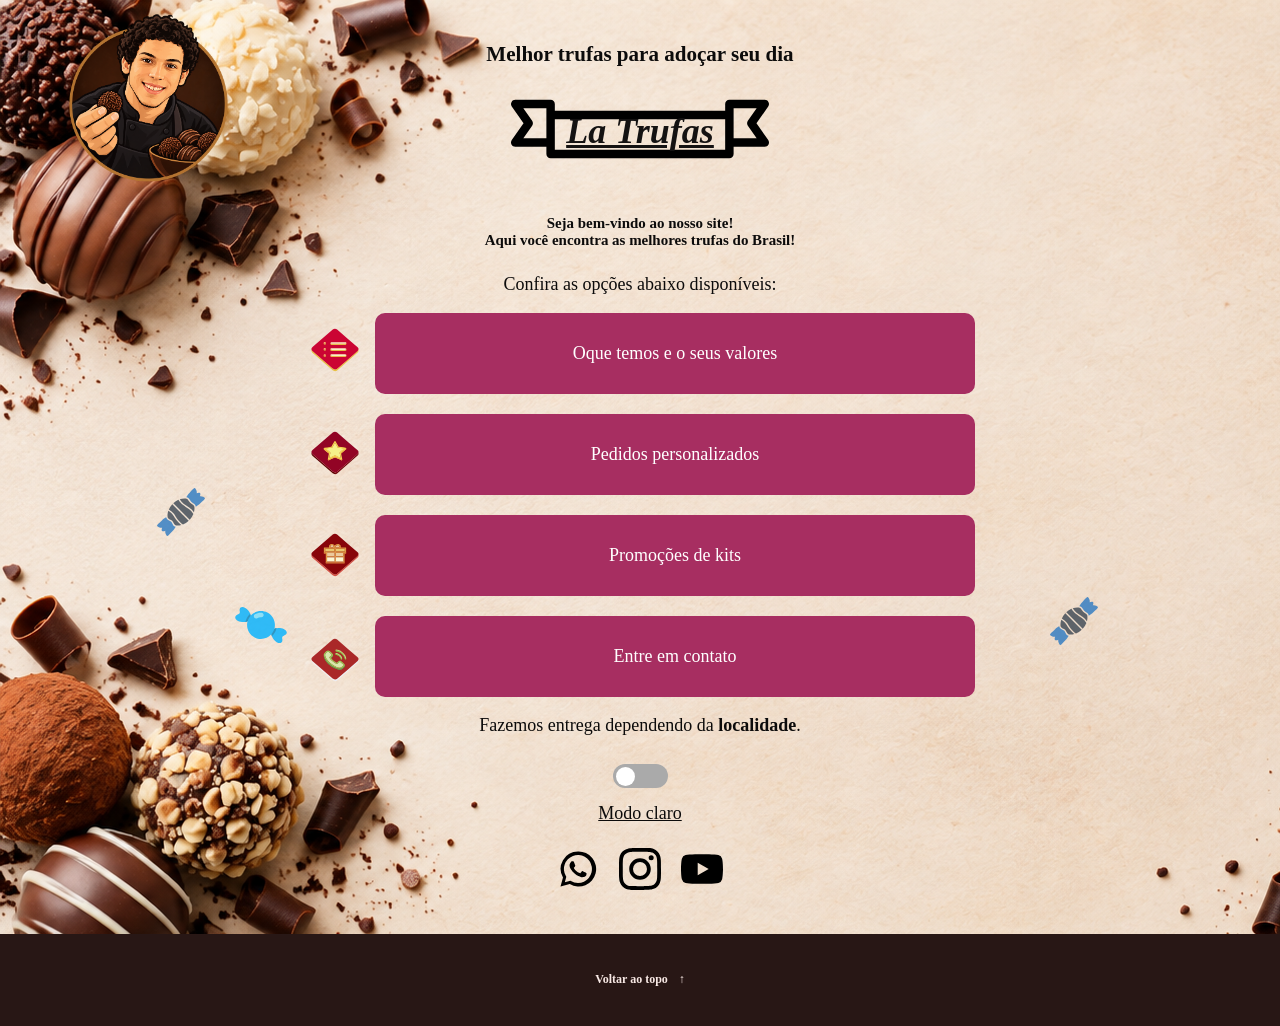
<file: index.html>
<!DOCTYPE html>
<html lang = "pt-br">
    <head>
        <meta charset = "UTF-8">
        <meta name = "viewport" content = "width=device-width, initial-scale=1.0">  
        <title>La Trufas</title>
<link rel="stylesheet" href="style.css">
    </head->
    <body>
        <!--Site desenvolvido por Antônio Carlos Sidrim-->
<header>
    <img id="ribbon" src="fotos/ribbon-svgrepo-com.svg" alt="Ribbon">
<h1 style="text-decoration: underline; font-style: italic;">La Trufas</h1>
<br>
<h3>Melhor trufas para adoçar seu dia</h3>

<img id="chefee" src="fotos/icone_trufas.svg">
</header>
<main>
    <h5>Seja bem-vindo ao nosso site!<br> Aqui você encontra as melhores trufas do Brasil!</h5>
    <p>Confira as opções abaixo disponíveis:</p>
    <section >
        <div class="doces-decoracao" aria-hidden="true">
            <img src="fotos/candy-svgrepo-com.svg" class="doce doce-3" alt="">
            <img src="fotos/candy-sweet-winter-svgrepo-com.svg" class="doce doce-4" alt="">
            <img src="fotos/candy-sweet-winter-svgrepo-com (1).svg" class="doce doce-5" alt="">
        </div>
        <div class="icones-laterais">
            <img src="fotos/collect-svgrepo-com.svg" class="img1" alt="Produtos" id="i">
            <img src="fotos/dial-svgrepo-com.svg" class="img1" alt="Telefone" id="m">
            <img src="fotos/menu-svgrepo-com.svg" class="img1" alt="Menu" id="g">
            <img src="fotos/gift-svgrepo-com.svg" class="img1" alt="promoção" id="gg">
        </div>
        <ul>
            <li onclick="mostrarValores()">Oque temos e o seus valores</li>
            <li onclick="mostrarPersonalizados()">Pedidos personalizados</li>
            <li onclick="mostrarPromocoes()">Promoções de kits</li>
            <li onclick="mostrarContato()">Entre em contato</li>
        </ul>
</section>
<p>Fazemos entrega dependendo da <strong>localidade</strong>.</p>

<label class="switch">
    <input type="checkbox" id="meuSwitch">
    <span class="bolinha"></span>
</label>
<br>
<span id="escuro-claro" style="text-decoration: underline;">Modo claro</span>
<div id="caixa1">
    <img id="zap" src="fotos/whatsapp.svg" alt="WhatsApp" onclick="abrirWhatsApp()">
    <img id="insta" src="fotos/instagram.svg" alt="Instagram" onclick="abrirInstagram()">
    <img id="tube" src="fotos/youtube.svg" alt="YouTube" onclick="abrirYouTube()">
</div>
</main>
<footer class="footer">
    <a href="indexx.html">Voltar ao topo <span aria-hidden="true">↑</span></a>
</footer>



        <script src = "js.js"></script>
    </body>
</html>
</file>
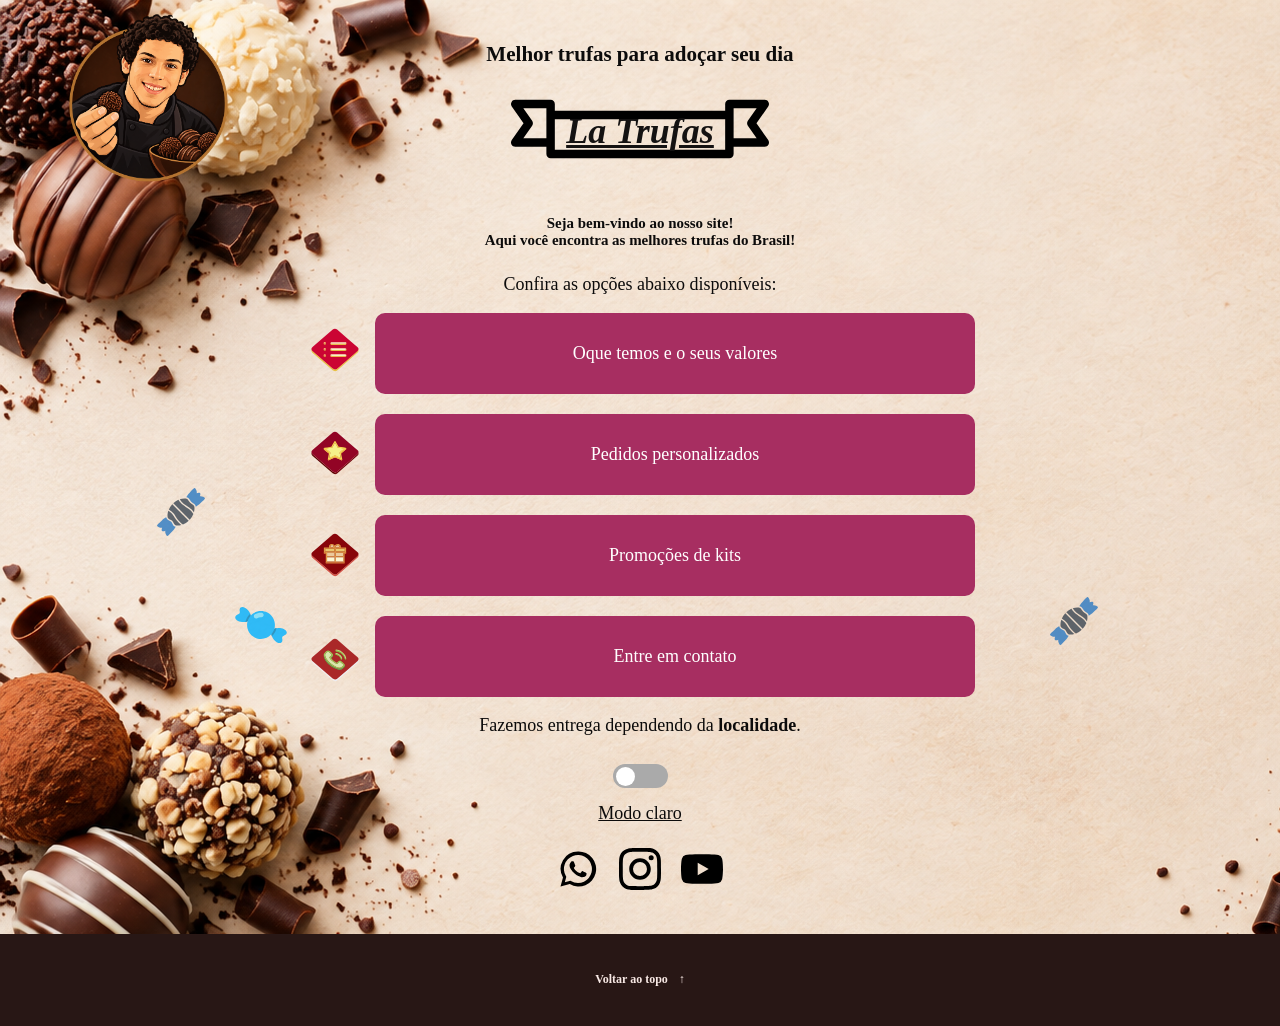
<file: indexx.html>
<!DOCTYPE html>
<html lang = "pt-br">
    <head>
        <meta charset = "UTF-8">
        <meta name = "viewport" content = "width=device-width, initial-scale=1.0">  
        <title>La Trufas</title>
<link rel="stylesheet" href="style.css">
    </head->
    <body>
        <!--Site desenvolvido por Antônio Carlos Sidrim-->
<header>
    <img id="ribbon" src="fotos/ribbon-svgrepo-com.svg" alt="Ribbon">
<h1 style="text-decoration: underline; font-style: italic;">La Trufas</h1>
<br>
<h3>Melhor trufas para adoçar seu dia</h3>

<img id="chefee" src="fotos/icone_trufas.svg">
</header>
<main>
    <h5>Seja bem-vindo ao nosso site!<br> Aqui você encontra as melhores trufas do Brasil!</h5>
    <p>Confira as opções abaixo disponíveis:</p>
    <section >
        <div class="doces-decoracao" aria-hidden="true">
            <img src="fotos/candy-svgrepo-com.svg" class="doce doce-3" alt="">
            <img src="fotos/candy-sweet-winter-svgrepo-com.svg" class="doce doce-4" alt="">
            <img src="fotos/candy-sweet-winter-svgrepo-com (1).svg" class="doce doce-5" alt="">
        </div>
        <div class="icones-laterais">
            <img src="fotos/collect-svgrepo-com.svg" class="img1" alt="Produtos" id="i">
            <img src="fotos/dial-svgrepo-com.svg" class="img1" alt="Telefone" id="m">
            <img src="fotos/menu-svgrepo-com.svg" class="img1" alt="Menu" id="g">
            <img src="fotos/gift-svgrepo-com.svg" class="img1" alt="promoção" id="gg">
        </div>
        <ul>
            <li onclick="mostrarValores()">Oque temos e o seus valores</li>
            <li onclick="mostrarPersonalizados()">Pedidos personalizados</li>
            <li onclick="mostrarPromocoes()">Promoções de kits</li>
            <li onclick="mostrarContato()">Entre em contato</li>
        </ul>
</section>
<p>Fazemos entrega dependendo da <strong>localidade</strong>.</p>

<label class="switch">
    <input type="checkbox" id="meuSwitch">
    <span class="bolinha"></span>
</label>
<br>
<span id="escuro-claro" style="text-decoration: underline;">Modo claro</span>
<div id="caixa1">
    <img id="zap" src="fotos/whatsapp.svg" alt="WhatsApp" onclick="abrirWhatsApp()">
    <img id="insta" src="fotos/instagram.svg" alt="Instagram" onclick="abrirInstagram()">
    <img id="tube" src="fotos/youtube.svg" alt="YouTube" onclick="abrirYouTube()">
</div>
</main>
<footer class="footer">
    <a href="indexx.html">Voltar ao topo <span aria-hidden="true">↑</span></a>
</footer>



        <script src = "js.js"></script>
    </body>
</html>
</file>
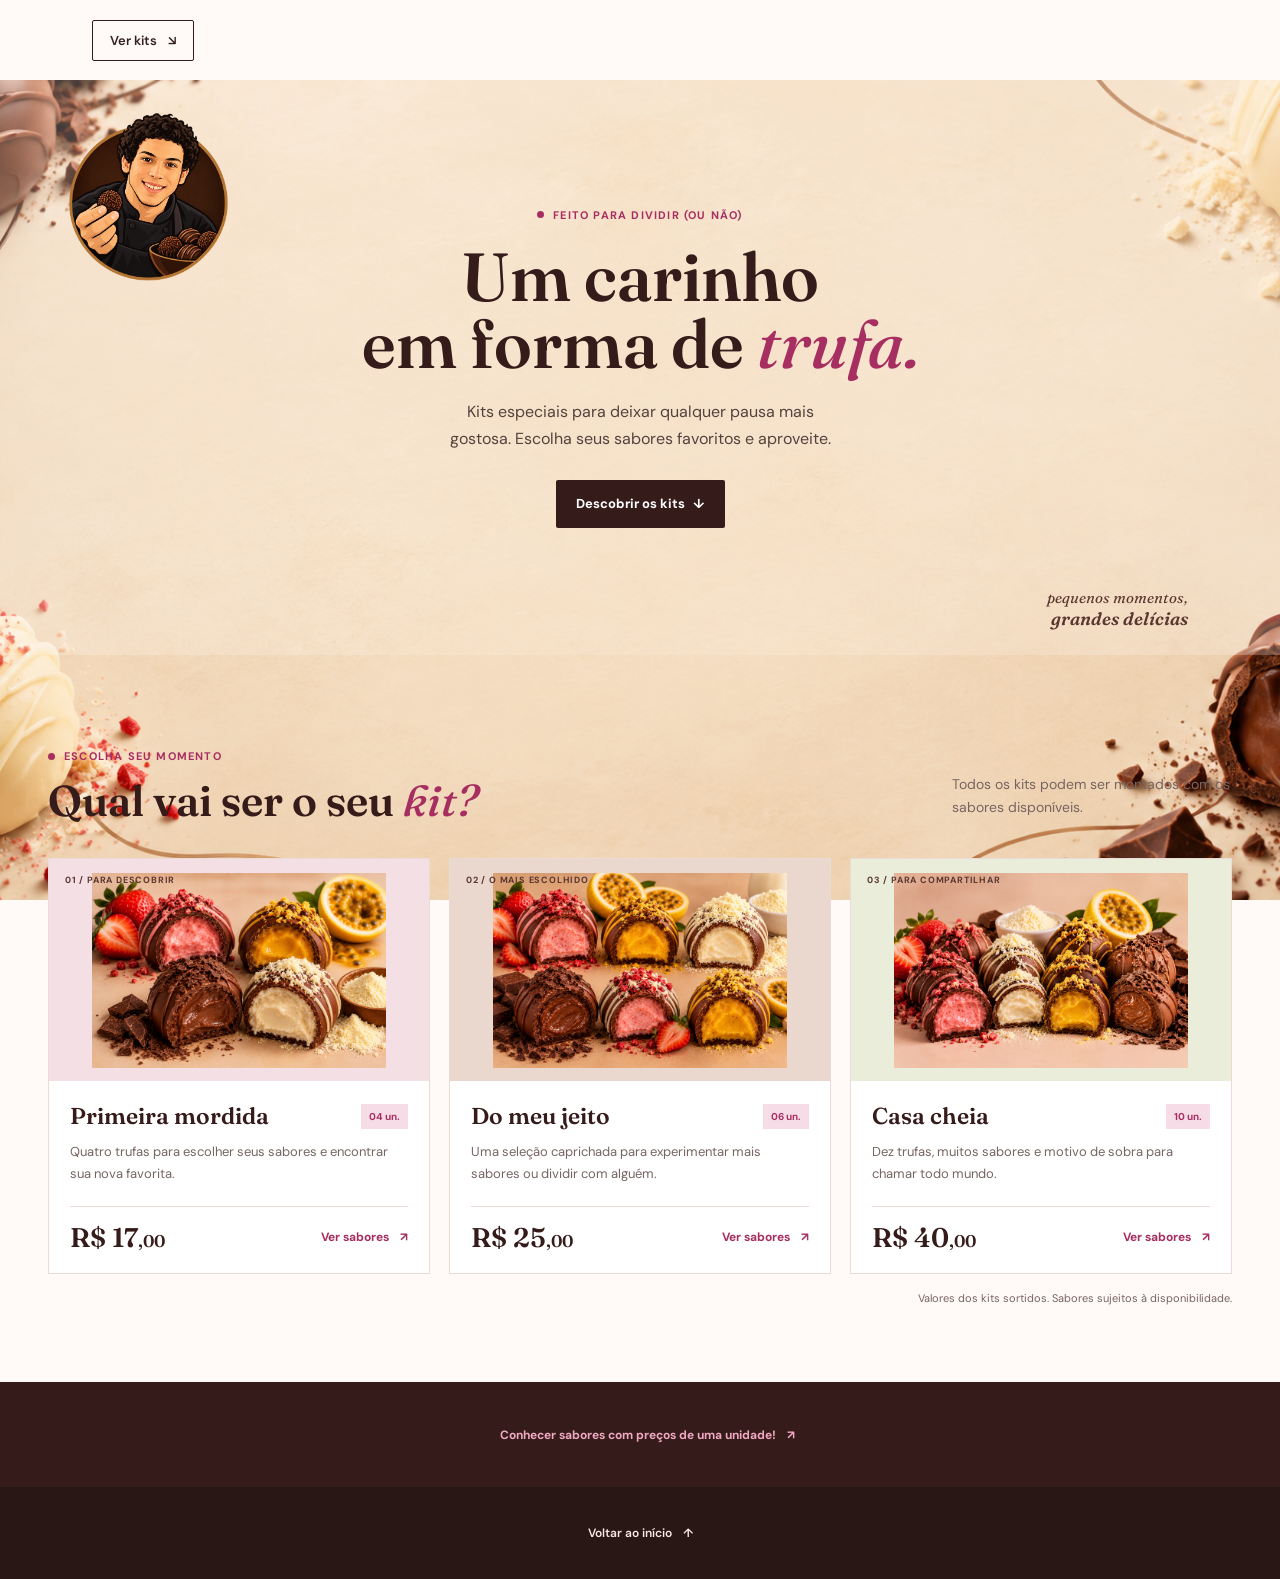
<file: promocoes.html>
<!DOCTYPE html>
<html lang="pt-br">
	<head>
		<meta charset="UTF-8">
		<meta name="viewport" content="width=device-width, initial-scale=1.0">
		<meta name="theme-color" content="#351b19">
		<meta name="description" content="Escolha seu kit de trufas La Trufas e aproveite combinações especiais para compartilhar ou presentear.">
		<title>Kits especiais | La Trufas</title>
		<link rel="preconnect" href="https://fonts.googleapis.com">
		<link rel="preconnect" href="https://fonts.gstatic.com" crossorigin>
		<link href="https://fonts.googleapis.com/css2?family=DM+Sans:wght@400;500;600;700&family=Fraunces:opsz,wght@9..144,500;9..144,600;9..144,700&display=swap" rel="stylesheet">
		<link rel="stylesheet" href="stylee.css">
	</head>
	<body>
		<!--Site desenvolvido por Antônio Carlos Sidrim-->
		<header class="topbar">
			<nav aria-label="Navegação principal">
			<a class="nav-cta" href="#kits">Ver kits <span aria-hidden="true">↘</span></a>
			</nav>
		</header>
<img id="chefe" src="fotos/icone_trufas.svg">
		<main>
			<section class="hero" aria-labelledby="hero-title">
				<div class="hero-copy">
					<p class="eyebrow"><span></span> Feito para dividir (ou não)</p>
					<h1 id="hero-title">Um carinho<br>em forma de <em>trufa.</em></h1>
					<p class="hero-description">Kits especiais para deixar qualquer pausa mais gostosa. Escolha seus sabores favoritos e aproveite.</p>
					<a class="button button-dark" href="#kits">Descobrir os kits <span aria-hidden="true">↓</span></a>
				</div>
				<div class="hero-note" aria-hidden="true"><span>pequenos momentos,</span><strong>grandes delícias</strong></div>
			</section>

			<section class="kits-section" id="kits" aria-labelledby="kits-title">
				<div class="section-heading">
					<div>
						<p class="eyebrow eyebrow-dark"><span></span> Escolha seu momento</p>
						<h2 id="kits-title">Qual vai ser o seu <em>kit?</em></h2>
					</div>
					<p class="section-intro">Todos os kits podem ser montados com os sabores disponíveis.</p>
				</div>

				<div class="kit-grid">
					<article class="kit-card">
						<div class="kit-photo photo-strawberry">
							<img src="fotos/trutru1.png" alt="Trufa de morango coberta com chocolate">
							<span class="kit-index">01 / PARA DESCOBRIR</span>
						</div>
						<div class="kit-content">
							<div class="kit-title-row"><h3>Primeira mordida</h3><span class="quantity">04 un.</span></div>
							<p>Quatro trufas para escolher seus sabores e encontrar sua nova favorita.</p>
							<div class="kit-bottom"><strong class="price">R$ 17<span>,00</span></strong><a class="text-link" href="valores.html">Ver sabores <span aria-hidden="true">↗</span></a></div>
						</div>
					</article>

					<article class="kit-card kit-card-featured">
						<div class="kit-photo photo-chocolate">
							<img src="fotos/trutru2.png" alt="Trufa de chocolate para o kit favorito">
							<span class="kit-index">02 / O MAIS ESCOLHIDO</span>
						</div>
						<div class="kit-content">
							<div class="kit-title-row"><h3>Do meu jeito</h3><span class="quantity">06 un.</span></div>
							<p>Uma seleção caprichada para experimentar mais sabores ou dividir com alguém.</p>
							<div class="kit-bottom"><strong class="price">R$ 25<span>,00</span></strong><a class="text-link" href="valores.html">Ver sabores <span aria-hidden="true">↗</span></a></div>
						</div>
					</article>

					<article class="kit-card">
						<div class="kit-photo photo-passionfruit">
							<img src="fotos/trutru.png" alt="Trufa de maracujá para compartilhar">
							<span class="kit-index">03 / PARA COMPARTILHAR</span>
						</div>
						<div class="kit-content">
							<div class="kit-title-row"><h3>Casa cheia</h3><span class="quantity">10 un.</span></div>
							<p>Dez trufas, muitos sabores e motivo de sobra para chamar todo mundo.</p>
							<div class="kit-bottom"><strong class="price">R$ 40<span>,00</span></strong><a class="text-link" href="valores.html">Ver sabores <span aria-hidden="true">↗</span></a></div>
						</div>
					</article>
				</div>
				<p class="price-note">Valores dos kits sortidos. Sabores sujeitos à disponibilidade.</p>
			</section>

			<section class="flavors-strip" aria-label="Sabores disponíveis">
				<a href="valores.html" aria-label="Ver todos os sabores">Conhecer sabores com preços de uma unidade! <span aria-hidden="true">↗</span></a>
			</section>
		</main>

		<footer class="footer">
			<a href="indexx.html">Voltar ao início <span aria-hidden="true">↑</span></a>
		</footer>
	</body>
</html>
</file>
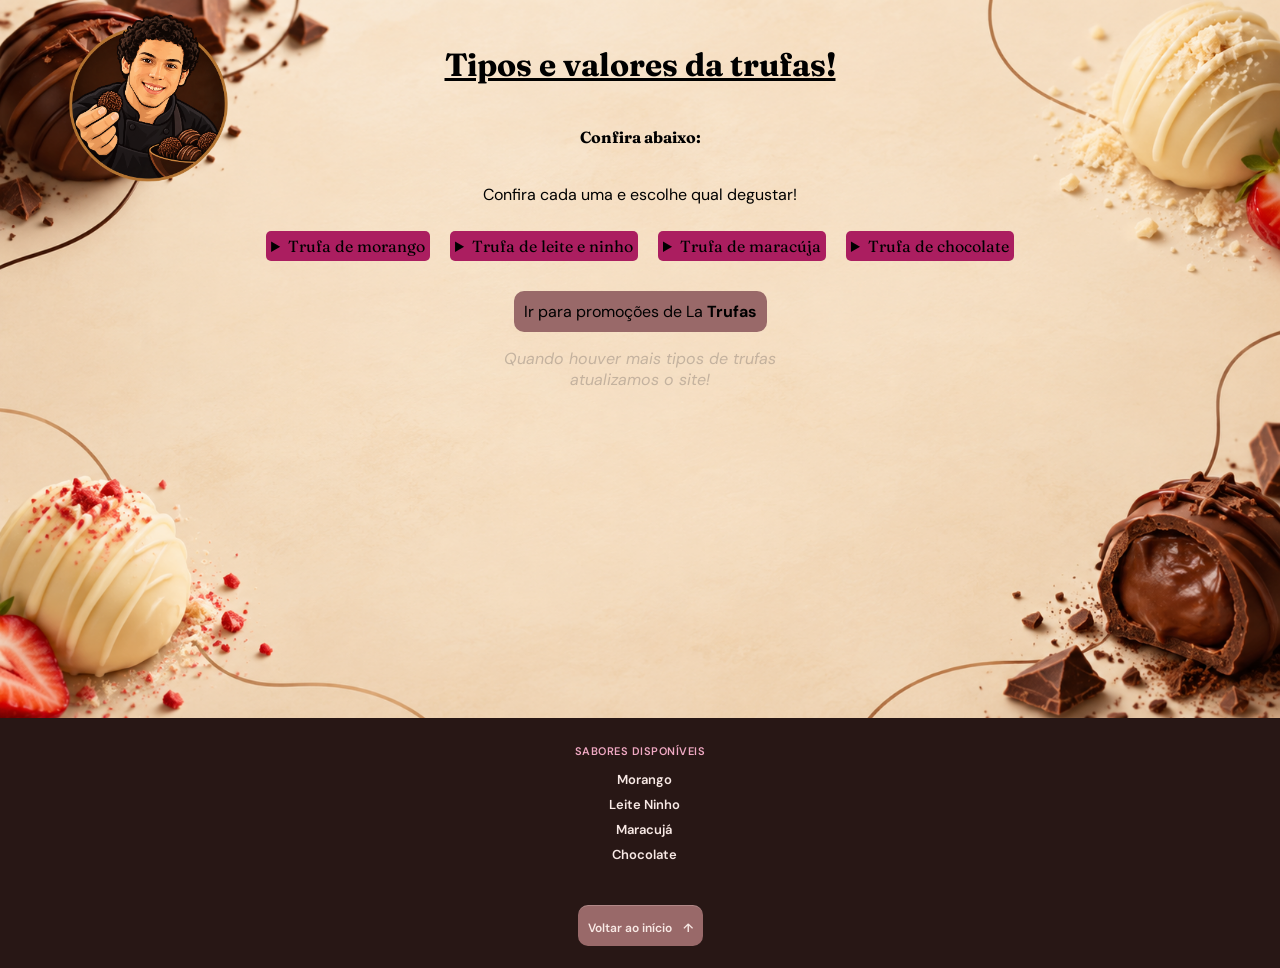
<file: valores.html>
<!DOCTYPE html>
<html lang="pt-br">
	<head>
		<meta charset="UTF-8">
		<meta name="viewport" content="width=device-width, initial-scale=1.0">
		<meta name="theme-color" content="#351b19">
		<meta name="description" content="Escolha seu kit de trufas La Trufas e aproveite combinações especiais para compartilhar ou presentear.">
		<title>Valores Trufas</title>
		<link rel="stylesheet" href="styleee.css">
		<link rel="preconnect" href="https://fonts.googleapis.com">
		<link rel="preconnect" href="https://fonts.gstatic.com" crossorigin>
		<link href="https://fonts.googleapis.com/css2?family=DM+Sans:wght@400;500;600;700&family=Fraunces:opsz,wght@9..144,500;9..144,600;9..144,700&display=swap" rel="stylesheet">
	</head>
	<body>
		<!--Site desenvolvido por Antônio Carlos Sidrim-->
		<img id="chefe" src="fotos/icone_trufas.svg">
		<div class="caixa-pai">
			<h1 style="text-decoration: underline;">Tipos e valores da trufas!</h1>
			<h4>Confira abaixo:</h4>
		</header>

		<main>
			<section>
				<p>Confira cada uma e escolhe qual degustar!</p>
				<div id="caixa3">
				<details>
					<summary>Trufa de morango</summary>
					<img class="img" src="fotos/trufamo.png">
					<p><span style="text-decoration: underline;">Preço:</span> R$5,00</p>
				</details>
				<details>
					<summary>Trufa de leite e ninho</summary>
					<img class="img" src="fotos/trufaleitnin.png">
					<p><span style="text-decoration: underline;">Preço:</span> R$4,50</p>
				</details>
				<details>
					<summary>Trufa de maracúja</summary>
					<img class="img" src="fotos/Trufamarac.png">
					<p><span style="text-decoration: underline;">Preço:</span> R$5,00</p>
				</details>
				<details>
					<summary>Trufa de chocolate</summary>
					<img class="img" src="fotos/TrufaCho.png">
					<p><span style="text-decoration: underline;">Preço:</span> R$4,50</p>
					</details>
					</div>
					<a href="promocoes.html">Ir para promoções de La <strong>Trufas</strong></a>
					<p style="font-style: italic; color:rgba(82, 77, 77, 0.3);" class="alerta">Quando houver mais tipos de trufas<br> atualizamos o site!</p>
			</section>
		</main>
		<footer class="footer">
			<div class="footer-flavors">
				<p>Sabores disponíveis</p>
				<span>Morango</span>
				<span>Leite Ninho</span>
				<span>Maracujá</span>
				<span>Chocolate</span>
			</div>
			<a href="indexx.html">Voltar ao início <span aria-hidden="true">↑</span></a>
		</footer>
		</div>

		<script src="javaja.js"></script>
	</body>
</html>
</file>
<file: style.css>
body {
background-color: #666666;
background-image: url("fotos/fundo.png");
background-repeat: no-repeat;
margin: 0;
font-size: 18px;
color: #0c0b0b;
transition: background-color 0.4s ease, color 0.4s ease;
}

body.modo-escuro {
    background-color: #171313;
    background-image: url("fotos/fundo2.png");
    color: #f2f2f2;
}

header,
main,
footer {
    text-align: center;
}

header {
    position: relative;
    min-height: 170px;
}

header h1 {
    position: absolute;
    top: 110px;
    left: 0;
    width: 100%;
    margin: 0;
    z-index: 2;
    color: rgb(20, 18, 18);
}

body.modo-escuro header h1 {
    color: #ffffff;
}

header h3 {
    animation: mover-subtitulo 3s ease-in-out infinite;
}

main h5 {
    animation: ondular-texto 8s ease-in-out infinite;
}

@keyframes mover-subtitulo {
    0%,
    100% {
        transform: translateY(0);
    }

    50% {
        transform: translateY(-4px);
    }
}

@keyframes ondular-texto {
    0%,
    100% {
        transform: translateX(0) rotate(0deg);
    }

    25% {
        transform: translateX(2px) rotate(0.5deg);
    }

    75% {
        transform: translateX(-2px) rotate(-0.5deg);
    }
}



main {
    max-width: 900px;
    margin: auto;
    padding: 20px;
}

#caixa1 {
    margin: 20px 0;
  height: 50px;
    width: 100%;
    display: flex;
    justify-content: center;
    align-items: center;
    gap: 20px;
}

#caixa1 img {
    width: 42px;
    height: 42px;
    cursor: pointer;
    transition: transform 0.25s ease;
}

#caixa1 img:hover {
    transform: scale(1.15);
}

body.modo-escuro #caixa1 img {
    filter: brightness(0) invert(1);
}

body.modo-escuro #ribbon {
    filter: brightness(0) invert(1);
}

.footer {
    box-sizing: border-box;
    width: 100%;
    min-height: 92px;
    display: flex;
    align-items: center;
    justify-content: center;
    gap: 20px;
    margin: 0;
    padding: 20px 7.2%;
    background: #281715;
    color: #f8e9e5;
    font-size: 12px;
    font-weight: 600;
    text-align: left;
}

.footer > a {
    color: inherit;
    text-decoration: none;
}

.footer span {
    margin-left: 8px;
}

.footer > a:hover {
    color: #f0a9c3;
}

.switch {
    margin: 10px;
    position: relative;
    display: inline-block;
    width: 55px;
    height: 24px;
}

.switch input {
    display: none;
}

.bolinha {
    position: absolute;
    inset: 0;
    background-color: #aaa;
    border-radius: 30px;
    cursor: pointer;
    transition: 0.9s;
}

.bolinha::before {
    content: "";
    position: absolute;
    width: 19px;
    height: 19px;
    left: 3px;
    top: 3px;
    background-color: white;
    border-radius: 50%;
    transition: 0.9s;
}

.switch input:checked + .bolinha {
    background-color: #455248;
}

.switch input:checked + .bolinha::before {
    transform: translateX(34px);
}
footer {
    margin-top: 40px;
}

section {
    position: relative;
    display: flex;
    justify-content: center;
    align-items: center;
    gap: 20px;
}

.doces-decoracao {
    position: absolute;
    inset: 0;
    pointer-events: none;
    z-index: 0;
}

.doce {
    position: absolute;
    width: 52px;
    height: 52px;
    opacity: 0.8;
    animation: balancar 3.5s ease-in-out infinite;
}
.doce-1 {
    position: relative;
    top: 160px;
    left: 190px;
}

.doce-2 {
position: relative;
    top: 160px;
    right: 190px;
}
.doce-3 {
    bottom: 12%;
    left: 5%;
}

.doce-4 {
    bottom: 50px;
    right: -10px;
    animation: girar 8s linear infinite;
}

.doce-5 {
    top: 45%;
    left: -35px;
    animation-delay: 1s;
}

@keyframes balancar {
    0%,
    100% {
        transform: translateX(0) rotate(-2deg);
    }

    50% {
        transform: translateX(10px) rotate(2deg);
    }
}

@keyframes girar {
    from {
        transform: rotate(0deg);
    }

    to {
        transform: rotate(360deg);
    }
}

.icones-laterais,
section ul {
    position: relative;
    z-index: 1;
}

section ul {
    display: flex;
    flex-direction: column;
    width: 600px;
    max-width: 100%;
    margin: 0;
    gap: 20px;
    padding: 0;
}

.icones-laterais {
    display: flex;
    flex-direction: column;
    align-items: center;
    gap: 10px;
    transform: translateX(-12px);
}

li {
    border-radius: 10px;
    padding: 30px;
    list-style: none;
    background-color:#a72e61; 
    color: #ffffff;
    cursor: pointer;
    transition: transform 0.25s ease;
}

body.modo-escuro li {
    background: radial-gradient(circle, #3d1423, #180808);
}

li:hover {
    transform: scale(1.03);
     box-shadow: 28px 10px 21px 30px rgb(53 27 25 / 10%);
}
h1 {
   z-index: 2;

}
#ribbon { 
    width: 330px;
    height: 258px;
    position: absolute;
    top: 0;
    left: 50%;
    transform: translateX(-50%);
    z-index: 1;
}
.img1 {
    width: 50px;
    height: 50px;
    position: relative;
}
#i {
    top: 38px;
    left: 17px;
}
#m {
    top: 185px;
    left: 17px;
}
#g {
    top: -185px;
    left: 17px;
}
#gg {
    top: -40px;
    left: 17px;
}
#chefee {
    position: absolute;
    top: 1px;
    left: 50px;
    width: 200px;
    height: 190px;
    animation: flutuar-chefee 9s ease-in-out infinite;
}

@keyframes flutuar-chefee {
    0%,
    100% {
        transform: translateY(0) rotate(-2deg);
    }

    50% {
        transform: translateY(-10px) rotate(2deg);
    }
}

@media (max-width: 900px) {
    main {
        padding: 20px 16px;
    }

    section {
        flex-direction: column;
        gap: 16px;
    }

    section ul {
        width: 100%;
    }

    .icones-laterais {
        width: min(100%, 300px);
        display: grid;
        grid-template-columns: repeat(4, minmax(0, 1fr));
        justify-items: center;
        gap: 12px;
        transform: none;
    }

    .icones-laterais .img1 {
        position: static;
        width: 42px;
        height: 42px;
    }

    #chefee {
        top: 8px;
        left: 16px;
        width: 140px;
        height: auto;
    }

    li {
        padding: 22px 18px;
        line-height: 1.4;
    }
}

@media (max-width: 600px) {
    header {
        min-height: 180px;
    }

    #ribbon {
        width: 250px;
        height: auto;
    }

    header h1 {
        top: 92px;
        font-size: 38px;
    }

    header h3 {
        max-width: 300px;
        margin: 0 auto;
        padding: 0 12px;
        font-size: 16px;
    }

    #chefee {
        top: 42px;
        right: 8px;
        left: auto;
        width: 48px;
        height: auto;
    }

    main {
        padding: 16px 14px;
    }

    main h5 {
        font-size: 16px;
        line-height: 1.5;
    }

    main > p {
        line-height: 1.5;
    }

    .doces-decoracao {
        display: none;
    }

    section ul {
        gap: 12px;
    }

    li {
        padding: 18px 14px;
        font-size: 16px;
    }

    #caixa1 {
        gap: 18px;
    }

    .footer {
        min-height: 76px;
        padding: 18px 14px;
        text-align: center;
    }
}
</file>
<file: stylee.css>
:root {
	color-scheme: light;
	--cocoa: #351b19;
	--cocoa-soft: #5b3731;
	--berry: #a72e61;
	--berry-light: #f5dce7;
	--paper: #fff9f7;
	--ink: #30201e;
	--muted: #776562;
	--line: #eadbd6;
	--display: "Fraunces", Georgia, serif;
	--body: "DM Sans", "Trebuchet MS", sans-serif;
}

* {
	box-sizing: border-box;
}

html {
	scroll-behavior: smooth;
}

body {
	margin: 0;
	background-color: var(--paper);
	background-image: url("fotos/FundoVA.png");
	background-position: center top;
	background-repeat: no-repeat;
	background-size: cover;
	background-attachment: fixed;
	color: var(--ink);
	font-family: var(--body);
	-webkit-font-smoothing: antialiased;
}

a {
	color: inherit;
	text-decoration: none;
}

a:focus-visible {
	outline: 3px solid #d55386;
	outline-offset: 4px;
}

.topbar {
	min-height: 80px;
	padding: 0 7.2%;
	display: flex;
	align-items: center;
	justify-content: space-between;
	gap: 24px;
	background: var(--paper);
}

.brand {
	display: inline-flex;
	align-items: center;
	gap: 9px;
	color: var(--cocoa);
	font-family: var(--display);
	font-size: 24px;
}

.brand img {
	width: 29px;
	height: 29px;
}

.brand strong {
	color: var(--berry);
	font-weight: 700;
}

.topbar nav {
	display: flex;
	align-items: center;
	gap: 35px;
	font-size: 13px;
	font-weight: 600;
}

.topbar nav a:not(.nav-cta) {
	transition: color 180ms ease;
}

.topbar nav a:not(.nav-cta):hover,
.footer > a:last-child:hover {
	color: var(--berry);
}

.nav-cta {
	padding: 11px 17px;
	border: 1px solid var(--cocoa);
	border-radius: 2px;
	transition: background 180ms ease, color 180ms ease;
}

.nav-cta:hover {
	background: var(--cocoa);
	color: white;
}

.nav-cta span,
.button span,
.text-link span,
.flavors-strip a span,
.footer > a:last-child span {
	margin-left: 8px;
}

.hero {
	position: relative;
	min-height: 575px;
	display: grid;
	place-items: center;
	overflow: hidden;
	padding: 60px 7.2%;
	background: transparent;
	text-align: center;
}

.hero::before {
	position: absolute;
	inset: 0;
	background: linear-gradient(90deg, rgb(255 249 247 / 25%), rgb(255 249 247 / 12%) 50%, rgb(255 249 247 / 25%));
	content: "";
}

.hero-copy {
	position: relative;
	z-index: 1;
	width: min(100%, 680px);
	animation: arrive 700ms ease both;
}

.eyebrow {
	display: flex;
	align-items: center;
	justify-content: center;
	gap: 9px;
	margin: 0 0 21px;
	color: var(--berry);
	font-size: 11px;
	font-weight: 700;
	letter-spacing: 1.2px;
	text-transform: uppercase;
}

.eyebrow > span {
	width: 7px;
	height: 7px;
	border-radius: 50%;
	background: var(--berry);
}

.hero h1,
.section-heading h2 {
	margin: 0;
	color: var(--cocoa);
	font-family: var(--display);
	font-size: 68px;
	font-weight: 600;
	line-height: 0.99;
}

.hero h1 em,
.section-heading h2 em {
	color: var(--berry);
	font-weight: 500;
}

.hero-description {
	max-width: 410px;
	margin: 21px auto 27px;
	color: #55423e;
	font-size: 16px;
	line-height: 1.7;
}

.button {
	min-height: 48px;
	display: inline-flex;
	align-items: center;
	justify-content: center;
	padding: 0 20px;
	border-radius: 2px;
	font-size: 13px;
	font-weight: 700;
	transition: transform 180ms ease, background 180ms ease;
}

.button:hover {
	transform: translateY(-2px);
}

.button-dark {
	background: var(--cocoa);
	color: #fff;
}

.button-dark:hover {
	background: var(--berry);
}

.hero-note {
	position: absolute;
	right: 7.2%;
	bottom: 25px;
	display: grid;
	color: var(--cocoa-soft);
	font-family: var(--display);
	font-size: 15px;
	font-style: italic;
	text-align: right;
}

.hero-note strong {
	font-size: 18px;
	font-weight: 600;
}

.kits-section {
	max-width: 1280px;
	margin: 0 auto;
	padding: 94px 48px 77px;
}

.section-heading {
	display: flex;
	align-items: end;
	justify-content: space-between;
	gap: 30px;
	margin-bottom: 34px;
}

.eyebrow-dark {
	justify-content: flex-start;
	margin-bottom: 14px;
}

.section-heading h2 {
	font-size: 43px;
	line-height: 1.1;
}

.section-intro {
	max-width: 280px;
	margin: 0 0 5px;
	color: var(--muted);
	font-size: 14px;
	line-height: 1.65;
}

.kit-grid {
	display: grid;
	grid-template-columns: repeat(3, minmax(0, 1fr));
	align-items: stretch;
	gap: 19px;
}

.kit-card {
	min-width: 0;
	overflow: hidden;
	border: 1px solid var(--line);
	background: #fff;
	transition: transform 220ms ease, box-shadow 220ms ease;
	animation: arrive 600ms ease both;
}

.kit-card:nth-child(2) {
	animation-delay: 100ms;
}

.kit-card:nth-child(3) {
	animation-delay: 200ms;
}

.kit-card:hover {
	transform: translateY(-5px);
	box-shadow: 0 14px 32px rgb(53 27 25 / 10%);
}

.kit-photo {
	position: relative;
	height: 222px;
	display: grid;
	place-items: center;
	overflow: hidden;
}

.photo-strawberry {
	background: #f4dfe5;
}

.photo-chocolate {
	background: #ead7cd;
}

.photo-passionfruit {
	background: #e9edda;
}

.kit-photo > img {
	width: 78%;
	height: 88%;
	object-fit: contain;
	transition: transform 350ms ease;
}

.kit-card:hover .kit-photo > img {
	transform: scale(1.06) rotate(-2deg);
}

.kit-index {
	position: absolute;
	top: 15px;
	left: 16px;
	color: var(--cocoa-soft);
	font-size: 9px;
	font-weight: 700;
	letter-spacing: 0.8px;
}

.favorite-stamp {
	position: absolute;
	right: 15px;
	bottom: 14px;
	padding: 7px 10px;
	background: var(--berry);
	color: white;
	font-size: 10px;
	font-weight: 700;
	transform: rotate(-5deg);
}

.kit-content {
	padding: 21px 21px 19px;
}

.kit-title-row,
.kit-bottom {
	display: flex;
	align-items: center;
	justify-content: space-between;
	gap: 12px;
}

.kit-title-row h3 {
	margin: 0;
	color: var(--cocoa);
	font-family: var(--display);
	font-size: 23px;
	font-weight: 600;
}

.quantity {
	flex: 0 0 auto;
	padding: 6px 8px;
	background: var(--berry-light);
	color: var(--berry);
	font-size: 10px;
	font-weight: 700;
}

.kit-content > p {
	min-height: 47px;
	margin: 11px 0 18px;
	color: var(--muted);
	font-size: 13px;
	line-height: 1.65;
}

.kit-bottom {
	min-height: 48px;
	padding-top: 13px;
	border-top: 1px solid var(--line);
}

.price {
	color: var(--cocoa);
	font-family: var(--display);
	font-size: 27px;
	font-weight: 600;
}

.price span {
	font-size: 17px;
}

.text-link {
	color: var(--berry);
	font-size: 12px;
	font-weight: 700;
}

.text-link:hover,
.flavors-strip a:hover {
	text-decoration: underline;
	text-underline-offset: 4px;
}

.price-note {
	margin: 17px 0 0;
	color: var(--muted);
	font-size: 11px;
	text-align: right;
}

.flavors-strip {
	min-height: 105px;
	display: flex;
	align-items: center;
	justify-content: center;
	flex-wrap: wrap;
	gap: 15px;
	padding: 22px 7.2%;
	background: var(--cocoa);
	color: #fff9f7;
}

.flavors-strip p {
	margin: 0 6px 0 0;
	color: #e4b9c9;
	font-size: 11px;
	font-weight: 700;
	letter-spacing: 0.8px;
	text-transform: uppercase;
}

.flavors-strip > span {
	font-family: var(--display);
	font-size: 18px;
}

.flavors-strip i {
	width: 4px;
	height: 4px;
	border-radius: 50%;
	background: #df8eae;
}

.flavors-strip a {
	margin-left: 15px;
	color: #f0a9c3;
	font-size: 12px;
	font-weight: 700;
}

.footer {
	min-height: 92px;
	display: flex;
	align-items: center;
	justify-content: center;
	gap: 20px;
	padding: 20px 7.2%;
	background: #281715;
	color: #f8e9e5;
}

.brand-footer {
	color: #fff9f7;
	font-size: 20px;
}

.brand-footer img {
	filter: brightness(0) invert(1);
}

.footer p,
.footer > a:last-child {
	margin: 0;
	font-size: 12px;
}

.footer > a:last-child {
	font-weight: 600;
}

@keyframes arrive {
	from {
		opacity: 0;
		transform: translateY(12px);
	}

	to {
		opacity: 1;
		transform: translateY(0);
	}
}

@media (prefers-reduced-motion: reduce) {
	*,
	*::before,
	*::after {
		scroll-behavior: auto !important;
		animation-duration: 0.01ms !important;
		animation-iteration-count: 1 !important;
		transition-duration: 0.01ms !important;
	}
}
#chefe {
    position: absolute;
    top: 100px;
    left: 50px;
    width: 200px;
    height: 190px;
    animation: flutuar-chefee 9s ease-in-out infinite;
    z-index: 2;
}

@media (prefers-reduced-motion: reduce) {
	#chefe {
		animation-duration: 9s !important;
		animation-iteration-count: infinite !important;
	}
}

@keyframes flutuar-chefee {
    0%,
    100% {
        transform: translateY(0) rotate(-2deg);
    }

    50% {
        transform: translateY(-10px) rotate(2deg);
    }
}

@media (max-width: 850px) {
	.kits-section {
		padding: 72px 32px 64px;
	}

	.kit-grid {
		grid-template-columns: repeat(2, minmax(0, 1fr));
	}

	.section-heading {
		align-items: flex-start;
	}

	.section-heading h2 {
		font-size: 38px;
	}

	#hero-title {
		font-size: 56px;
	}

	#chefe {
		top: 88px;
		left: 12px;
		width: 120px;
		height: auto;
	}
}

@media (max-width: 560px) {
	.topbar {
		min-height: 68px;
		justify-content: flex-end;
		padding: 0 18px;
	}

	.hero {
		min-height: 490px;
		padding: 48px 20px;
	}

	#hero-title {
		font-size: 44px;
	}

	.hero-description {
		max-width: 330px;
		font-size: 14px;
	}

	.hero-note {
		right: 18px;
		bottom: 16px;
		font-size: 12px;
	}

	.hero-note strong {
		font-size: 15px;
	}

	#chefe {
		top: 76px;
		left: 8px;
		width: 86px;
		height: auto;
	}

	.kits-section {
		padding: 56px 20px 48px;
	}

	.section-heading {
		display: block;
		margin-bottom: 24px;
	}

	.section-heading h2 {
		font-size: 34px;
	}

	.section-intro {
		margin-top: 12px;
	}

	.kit-grid {
		grid-template-columns: minmax(0, 1fr);
		gap: 16px;
	}

	.kit-photo {
		height: 210px;
	}

	.kit-content > p {
		min-height: 0;
	}

	.price-note {
		text-align: left;
		line-height: 1.5;
	}

	.flavors-strip {
		gap: 12px;
		padding: 24px 18px;
		text-align: center;
	}

	.flavors-strip a {
		flex-basis: 100%;
		margin: 4px 0 0;
		line-height: 1.5;
	}

	.footer {
		min-height: 76px;
		padding: 18px;
		text-align: center;
	}
}
</file>
<file: styleee.css>
:root {
    --display: "Fraunces", Georgia, serif;
    --body: "DM Sans", sans-serif;
    --coco: #351b19;
    --cocoo: #000
}
h1,
h2,
h3,
h4,
summary{
    font-family: var(--display);
}
body {
    background-color: rgb(222, 216, 216);
    background-image: url("fotos/FundoVA.png");
    background-repeat: no-repeat;
    background-size: 100%;
    min-height: 100vh;
    margin: 0;
    display: flex;
    align-items: stretch;
    font-family: var(--body);
}
#caixa3{
    display: flex;
    flex-direction: row;
    width: auto;
    padding: 10px;
    gap: 20px;
    flex-wrap: wrap;
    justify-content: center;
}
summary {
    background-color: rgb(171, 30, 96);
    padding: 5px;
    border-radius: 5px;
}
details {
    transition: transform 0.2s ease;
}
details:hover {
    transform: scale(1.03);
    box-shadow: 0 12px 29px rgb(53 27 25 / 40%);
}
details[open]{
    background-color: rgb(194, 111, 140);
    border-radius: 10px 10px 5px 5px;
    flex-wrap: wrap;
}
header,
main,
footer {
    position: relative;
    text-align: center;
}

header {
    min-height: 130px;
}


header h1 {
width: 100%;
    margin: 0;
    z-index: 2;
    color: rgb(20, 18, 18);
}
main{
    width: 100%;
    min-height: 550px;
    flex: 1;
}
#chefe {
    position: absolute;
    top: 1px;
    left: 50px;
    width: 200px;
    height: 190px;
     animation: flutuar-chefee 9s ease-in-out infinite;
}
.img {
    width: 170px;
    height: 200px;
}
footer {
    width: 100%;
    display: flex;
    flex-direction: row;
    justify-content: center;
    gap: 10px;
}
.it{
    background-color: blueviolet;
    padding: 10px;
    border-radius: 10px;
     transition: transform 350ms ease;
}
.it:hover {
   transform: scale(1.06) rotate(-2deg);

}
.caixa-pai {
    position: relative;
    width: 100%;
    min-height: 100vh;
    box-sizing: border-box;
    display: flex;
    flex-direction: column;
    padding: 24px 16px 0;
    text-align: center;
}

.footer {
    box-sizing: border-box;
    width: calc(100% + 32px);
    min-height: 0;
    display: flex;
    flex-direction: column;
    align-items: center;
    justify-content: center;
    gap: 22px;
    margin: 0;
    margin-left: -16px;
    margin-top: auto;
    padding: 26px 7.2% 22px;
    background: #281715;
    color: #f8e9e5;
    font-size: 12px;
    font-weight: 600;
    text-align: center;
}

.footer-flavors {
    display: flex;
    flex-direction: column;
    align-items: center;
    gap: 8px;
}

.footer-flavors p {
    margin: 0 0 5px;
    color: #f0a9c3;
    font-size: 11px;
    letter-spacing: 0.5px;
    text-transform: uppercase;
}

.footer-flavors span {
    color: #f8e9e5;
    font-size: 13px;
}

.footer > a {
    color: inherit;
    text-decoration: none;
    padding-top: 14px;
    border-top: 1px solid rgb(248 233 229 / 24%);
}

.footer span {
    margin-left: 8px;
}

.footer > a:hover {
    color: #f0a9c3;
}
a {
    text-decoration: none;
color: var(--cocoo);
background-color: rgb(153, 105, 105);
padding: 10px;
border-radius: 10px;
transition: transform 350ms ease;
  display: inline-block;
    margin-top: 20px;
}
a:hover {
    transform: scale(1.06) rotate(-2deg);
}
span:hover {
   color: #f0a9c3;
}
@keyframes flutuar-chefee {
    0%,
    100% {
        transform: translateY(0) rotate(-2deg);
    }

    50% {
        transform: translateY(-10px) rotate(2deg);
    }
}
.alerta:hover {
text-decoration: underline;
}

@media (max-width: 850px) {
    .caixa-pai {
        padding-right: 24px;
        padding-left: 24px;
    }

    main {
        min-height: 0;
    }

    #caixa3 details {
        flex: 1 1 calc(50% - 16px);
        max-width: 320px;
    }

    #chefe {
        top: 8px;
        left: 12px;
        width: 140px;
        height: auto;
    }

    .img {
        max-width: 100%;
        height: auto;
        aspect-ratio: 0.85;
        object-fit: contain;
    }
}

@media (max-width: 560px) {
    .caixa-pai {
        padding: 112px 14px 0;
    }

    #chefe {
        top: 8px;
        left: 8px;
        width: 88px;
        height: auto;
    }

    .caixa-pai > h1 {
        font-size: 30px;
        line-height: 1.2;
    }

    .caixa-pai > h4 {
        margin-top: 10px;
        font-size: 17px;
    }

    main {
        min-height: 0;
        padding: 0 0 24px;
    }

    section > p {
        padding: 0 8px;
        line-height: 1.5;
    }

    #caixa3 {
        gap: 14px;
        padding: 10px 0;
    }

    #caixa3 details {
        flex: 1 1 100%;
        width: 100%;
        max-width: 360px;
    }

    summary {
        padding: 10px;
        line-height: 1.4;
    }

    .img {
        width: min(170px, 80%);
        max-height: 200px;
    }

    .footer {
        width: calc(100% + 28px);
        margin-left: -14px;
        padding: 24px 14px 20px;
    }

    .footer-flavors {
        gap: 7px;
    }

    a {
        max-width: 100%;
        line-height: 1.4;
    }
}
</file>
